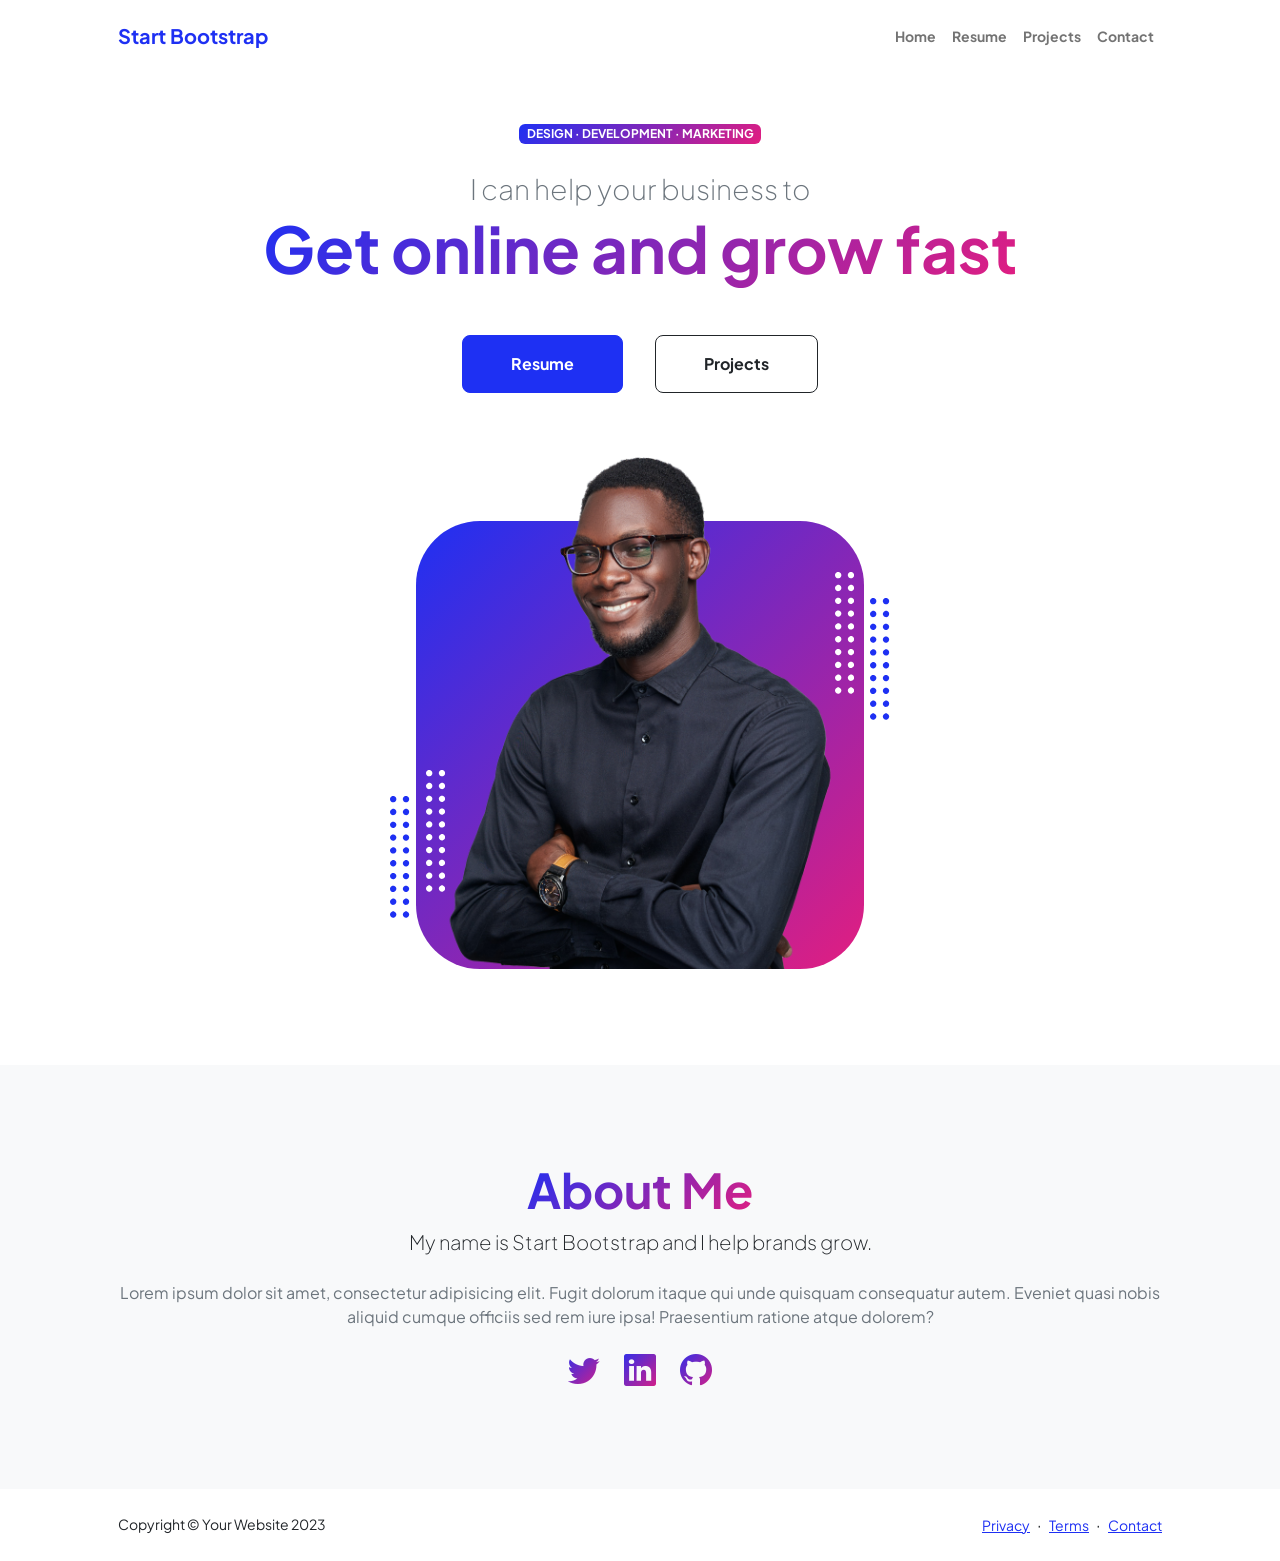
<file: new_template/index.html>
<!DOCTYPE html>
<html lang="en">
    <head>
        <meta charset="utf-8" />
        <meta name="viewport" content="width=device-width, initial-scale=1, shrink-to-fit=no" />
        <meta name="description" content="" />
        <meta name="author" content="" />
        <title>Personal - Start Bootstrap Theme</title>
        <!-- Favicon-->
        <link rel="icon" type="image/x-icon" href="assets/favicon.ico" />
        <!-- Custom Google font-->
        <link rel="preconnect" href="https://fonts.googleapis.com" />
        <link rel="preconnect" href="https://fonts.gstatic.com" crossorigin />
        <link href="https://fonts.googleapis.com/css2?family=Plus+Jakarta+Sans:wght@100;200;300;400;500;600;700;800;900&amp;display=swap" rel="stylesheet" />
        <!-- Bootstrap icons-->
        <link href="https://cdn.jsdelivr.net/npm/bootstrap-icons@1.8.1/font/bootstrap-icons.css" rel="stylesheet" />
        <!-- Core theme CSS (includes Bootstrap)-->
        <link href="css/styles.css" rel="stylesheet" />
    </head>

    
    <body class="d-flex flex-column h-100">
        <main class="flex-shrink-0">
            <!-- Navigation-->
            <nav class="navbar navbar-expand-lg navbar-light bg-white py-3">
                <div class="container px-5">
                    <a class="navbar-brand" href="index.html"><span class="fw-bolder text-primary">Start Bootstrap</span></a>
                    <button class="navbar-toggler" type="button" data-bs-toggle="collapse" data-bs-target="#navbarSupportedContent" aria-controls="navbarSupportedContent" aria-expanded="false" aria-label="Toggle navigation"><span class="navbar-toggler-icon"></span></button>
                    <div class="collapse navbar-collapse" id="navbarSupportedContent">
                        <ul class="navbar-nav ms-auto mb-2 mb-lg-0 small fw-bolder">
                            <li class="nav-item"><a class="nav-link" href="index.html">Home</a></li>
                            <li class="nav-item"><a class="nav-link" href="resume.html">Resume</a></li>
                            <li class="nav-item"><a class="nav-link" href="projects.html">Projects</a></li>
                            <li class="nav-item"><a class="nav-link" href="contact.html">Contact</a></li>
                        </ul>
                    </div>
                </div>
            </nav>
            <!-- Header-->
            <header class="py-5">
                <div class="container px-5 pb-5">
                    <div class="row gx-5 align-items-center">
                        <div class="col-xxl-5">
                            <!-- Header text content-->
                            <div class="text-center text-xxl-start">
                                <div class="badge bg-gradient-primary-to-secondary text-white mb-4"><div class="text-uppercase">Design &middot; Development &middot; Marketing</div></div>
                                <div class="fs-3 fw-light text-muted">I can help your business to</div>
                                <h1 class="display-3 fw-bolder mb-5"><span class="text-gradient d-inline">Get online and grow fast</span></h1>
                                <div class="d-grid gap-3 d-sm-flex justify-content-sm-center justify-content-xxl-start mb-3">
                                    <a class="btn btn-primary btn-lg px-5 py-3 me-sm-3 fs-6 fw-bolder" href="resume.html">Resume</a>
                                    <a class="btn btn-outline-dark btn-lg px-5 py-3 fs-6 fw-bolder" href="projects.html">Projects</a>
                                </div>
                            </div>
                        </div>
                        <div class="col-xxl-7">
                            <!-- Header profile picture-->
                            <div class="d-flex justify-content-center mt-5 mt-xxl-0">
                                <div class="profile bg-gradient-primary-to-secondary">
                                    <!-- TIP: For best results, use a photo with a transparent background like the demo example below-->
                                    <!-- Watch a tutorial on how to do this on YouTube (link)-->
                                    <img class="profile-img" src="assets/profile.png" alt="..." />
                                    <div class="dots-1">
                                        <!-- SVG Dots-->
                                        <svg version="1.1" xmlns="http://www.w3.org/2000/svg" xmlns:xlink="http://www.w3.org/1999/xlink" x="0px" y="0px" viewBox="0 0 191.6 1215.4" style="enable-background: new 0 0 191.6 1215.4" xml:space="preserve">
                                            <g transform="translate(0.000000,1280.000000) scale(0.100000,-0.100000)">
                                                <path d="M227.7,12788.6c-105-35-200-141-222-248c-43-206,163-412,369-369c155,32,275,190,260,339c-11,105-90,213-190,262        C383.7,12801.6,289.7,12808.6,227.7,12788.6z"></path>
                                                <path d="M1507.7,12788.6c-151-50-253-216-222-362c25-119,136-230,254-255c194-41,395,142,375,339c-11,105-90,213-190,262        C1663.7,12801.6,1569.7,12808.6,1507.7,12788.6z"></path>
                                                <path d="M227.7,11508.6c-105-35-200-141-222-248c-43-206,163-412,369-369c155,32,275,190,260,339c-11,105-90,213-190,262        C383.7,11521.6,289.7,11528.6,227.7,11508.6z"></path>
                                                <path d="M1507.7,11508.6c-151-50-253-216-222-362c25-119,136-230,254-255c194-41,395,142,375,339c-11,105-90,213-190,262        C1663.7,11521.6,1569.7,11528.6,1507.7,11508.6z"></path>
                                                <path d="M227.7,10228.6c-105-35-200-141-222-248c-43-206,163-412,369-369c155,32,275,190,260,339c-11,105-90,213-190,262        C383.7,10241.6,289.7,10248.6,227.7,10228.6z"></path>
                                                <path d="M1507.7,10228.6c-105-35-200-141-222-248c-43-206,163-412,369-369c155,32,275,190,260,339c-11,105-90,213-190,262        C1663.7,10241.6,1569.7,10248.6,1507.7,10228.6z"></path>
                                                <path d="M227.7,8948.6c-105-35-200-141-222-248c-43-206,163-412,369-369c155,32,275,190,260,339c-11,105-90,213-190,262        C383.7,8961.6,289.7,8968.6,227.7,8948.6z"></path>
                                                <path d="M1507.7,8948.6c-105-35-200-141-222-248c-43-206,163-412,369-369c155,32,275,190,260,339c-11,105-90,213-190,262        C1663.7,8961.6,1569.7,8968.6,1507.7,8948.6z"></path>
                                                <path d="M227.7,7668.6c-105-35-200-141-222-248c-43-206,163-412,369-369c155,32,275,190,260,339c-11,105-90,213-190,262        C383.7,7681.6,289.7,7688.6,227.7,7668.6z"></path>
                                                <path d="M1507.7,7668.6c-105-35-200-141-222-248c-43-206,163-412,369-369c155,32,275,190,260,339c-11,105-90,213-190,262        C1663.7,7681.6,1569.7,7688.6,1507.7,7668.6z"></path>
                                                <path d="M227.7,6388.6c-105-35-200-141-222-248c-43-206,163-412,369-369c155,32,275,190,260,339c-11,105-90,213-190,262        C383.7,6401.6,289.7,6408.6,227.7,6388.6z"></path>
                                                <path d="M1507.7,6388.6c-105-35-200-141-222-248c-43-206,163-412,369-369c155,32,275,190,260,339c-11,105-90,213-190,262        C1663.7,6401.6,1569.7,6408.6,1507.7,6388.6z"></path>
                                                <path d="M227.7,5108.6c-105-35-200-141-222-248c-43-206,163-412,369-369c155,32,275,190,260,339c-11,105-90,213-190,262        C383.7,5121.6,289.7,5128.6,227.7,5108.6z"></path>
                                                <path d="M1507.7,5108.6c-105-35-200-141-222-248c-43-206,163-412,369-369c155,32,275,190,260,339c-11,105-90,213-190,262        C1663.7,5121.6,1569.7,5128.6,1507.7,5108.6z"></path>
                                                <path d="M227.7,3828.6c-105-35-200-141-222-248c-43-206,163-412,369-369c155,32,275,190,260,339c-11,105-90,213-190,262        C383.7,3841.6,289.7,3848.6,227.7,3828.6z"></path>
                                                <path d="M1507.7,3828.6c-105-35-200-141-222-248c-43-206,163-412,369-369c155,32,275,190,260,339c-11,105-90,213-190,262        C1663.7,3841.6,1569.7,3848.6,1507.7,3828.6z"></path>
                                                <path d="M227.7,2548.6c-105-35-200-141-222-248c-43-206,163-412,369-369c155,32,275,190,260,339c-11,105-90,213-190,262        C383.7,2561.6,289.7,2568.6,227.7,2548.6z"></path>
                                                <path d="M1507.7,2548.6c-105-35-200-141-222-248c-43-206,163-412,369-369c155,32,275,190,260,339c-11,105-90,213-190,262        C1663.7,2561.6,1569.7,2568.6,1507.7,2548.6z"></path>
                                                <path d="M227.7,1268.6c-105-35-200-141-222-248c-43-206,163-412,369-369c155,32,275,190,260,339c-11,105-90,213-190,262        C383.7,1281.6,289.7,1288.6,227.7,1268.6z"></path>
                                                <path d="M1507.7,1268.6c-105-35-200-141-222-248c-43-206,163-412,369-369c155,32,275,190,260,339c-11,105-90,213-190,262        C1663.7,1281.6,1569.7,1288.6,1507.7,1268.6z"></path>
                                            </g>
                                        </svg>
                                        <!-- END of SVG dots-->
                                    </div>
                                    <div class="dots-2">
                                        <!-- SVG Dots-->
                                        <svg version="1.1" xmlns="http://www.w3.org/2000/svg" xmlns:xlink="http://www.w3.org/1999/xlink" x="0px" y="0px" viewBox="0 0 191.6 1215.4" style="enable-background: new 0 0 191.6 1215.4" xml:space="preserve">
                                            <g transform="translate(0.000000,1280.000000) scale(0.100000,-0.100000)">
                                                <path d="M227.7,12788.6c-105-35-200-141-222-248c-43-206,163-412,369-369c155,32,275,190,260,339c-11,105-90,213-190,262        C383.7,12801.6,289.7,12808.6,227.7,12788.6z"></path>
                                                <path d="M1507.7,12788.6c-151-50-253-216-222-362c25-119,136-230,254-255c194-41,395,142,375,339c-11,105-90,213-190,262        C1663.7,12801.6,1569.7,12808.6,1507.7,12788.6z"></path>
                                                <path d="M227.7,11508.6c-105-35-200-141-222-248c-43-206,163-412,369-369c155,32,275,190,260,339c-11,105-90,213-190,262        C383.7,11521.6,289.7,11528.6,227.7,11508.6z"></path>
                                                <path d="M1507.7,11508.6c-151-50-253-216-222-362c25-119,136-230,254-255c194-41,395,142,375,339c-11,105-90,213-190,262        C1663.7,11521.6,1569.7,11528.6,1507.7,11508.6z"></path>
                                                <path d="M227.7,10228.6c-105-35-200-141-222-248c-43-206,163-412,369-369c155,32,275,190,260,339c-11,105-90,213-190,262        C383.7,10241.6,289.7,10248.6,227.7,10228.6z"></path>
                                                <path d="M1507.7,10228.6c-105-35-200-141-222-248c-43-206,163-412,369-369c155,32,275,190,260,339c-11,105-90,213-190,262        C1663.7,10241.6,1569.7,10248.6,1507.7,10228.6z"></path>
                                                <path d="M227.7,8948.6c-105-35-200-141-222-248c-43-206,163-412,369-369c155,32,275,190,260,339c-11,105-90,213-190,262        C383.7,8961.6,289.7,8968.6,227.7,8948.6z"></path>
                                                <path d="M1507.7,8948.6c-105-35-200-141-222-248c-43-206,163-412,369-369c155,32,275,190,260,339c-11,105-90,213-190,262        C1663.7,8961.6,1569.7,8968.6,1507.7,8948.6z"></path>
                                                <path d="M227.7,7668.6c-105-35-200-141-222-248c-43-206,163-412,369-369c155,32,275,190,260,339c-11,105-90,213-190,262        C383.7,7681.6,289.7,7688.6,227.7,7668.6z"></path>
                                                <path d="M1507.7,7668.6c-105-35-200-141-222-248c-43-206,163-412,369-369c155,32,275,190,260,339c-11,105-90,213-190,262        C1663.7,7681.6,1569.7,7688.6,1507.7,7668.6z"></path>
                                                <path d="M227.7,6388.6c-105-35-200-141-222-248c-43-206,163-412,369-369c155,32,275,190,260,339c-11,105-90,213-190,262        C383.7,6401.6,289.7,6408.6,227.7,6388.6z"></path>
                                                <path d="M1507.7,6388.6c-105-35-200-141-222-248c-43-206,163-412,369-369c155,32,275,190,260,339c-11,105-90,213-190,262        C1663.7,6401.6,1569.7,6408.6,1507.7,6388.6z"></path>
                                                <path d="M227.7,5108.6c-105-35-200-141-222-248c-43-206,163-412,369-369c155,32,275,190,260,339c-11,105-90,213-190,262        C383.7,5121.6,289.7,5128.6,227.7,5108.6z"></path>
                                                <path d="M1507.7,5108.6c-105-35-200-141-222-248c-43-206,163-412,369-369c155,32,275,190,260,339c-11,105-90,213-190,262        C1663.7,5121.6,1569.7,5128.6,1507.7,5108.6z"></path>
                                                <path d="M227.7,3828.6c-105-35-200-141-222-248c-43-206,163-412,369-369c155,32,275,190,260,339c-11,105-90,213-190,262        C383.7,3841.6,289.7,3848.6,227.7,3828.6z"></path>
                                                <path d="M1507.7,3828.6c-105-35-200-141-222-248c-43-206,163-412,369-369c155,32,275,190,260,339c-11,105-90,213-190,262        C1663.7,3841.6,1569.7,3848.6,1507.7,3828.6z"></path>
                                                <path d="M227.7,2548.6c-105-35-200-141-222-248c-43-206,163-412,369-369c155,32,275,190,260,339c-11,105-90,213-190,262        C383.7,2561.6,289.7,2568.6,227.7,2548.6z"></path>
                                                <path d="M1507.7,2548.6c-105-35-200-141-222-248c-43-206,163-412,369-369c155,32,275,190,260,339c-11,105-90,213-190,262        C1663.7,2561.6,1569.7,2568.6,1507.7,2548.6z"></path>
                                                <path d="M227.7,1268.6c-105-35-200-141-222-248c-43-206,163-412,369-369c155,32,275,190,260,339c-11,105-90,213-190,262        C383.7,1281.6,289.7,1288.6,227.7,1268.6z"></path>
                                                <path d="M1507.7,1268.6c-105-35-200-141-222-248c-43-206,163-412,369-369c155,32,275,190,260,339c-11,105-90,213-190,262        C1663.7,1281.6,1569.7,1288.6,1507.7,1268.6z"></path>
                                            </g>
                                        </svg>
                                        <!-- END of SVG dots-->
                                    </div>
                                    <div class="dots-3">
                                        <!-- SVG Dots-->
                                        <svg version="1.1" xmlns="http://www.w3.org/2000/svg" xmlns:xlink="http://www.w3.org/1999/xlink" x="0px" y="0px" viewBox="0 0 191.6 1215.4" style="enable-background: new 0 0 191.6 1215.4" xml:space="preserve">
                                            <g transform="translate(0.000000,1280.000000) scale(0.100000,-0.100000)">
                                                <path d="M227.7,12788.6c-105-35-200-141-222-248c-43-206,163-412,369-369c155,32,275,190,260,339c-11,105-90,213-190,262        C383.7,12801.6,289.7,12808.6,227.7,12788.6z"></path>
                                                <path d="M1507.7,12788.6c-151-50-253-216-222-362c25-119,136-230,254-255c194-41,395,142,375,339c-11,105-90,213-190,262        C1663.7,12801.6,1569.7,12808.6,1507.7,12788.6z"></path>
                                                <path d="M227.7,11508.6c-105-35-200-141-222-248c-43-206,163-412,369-369c155,32,275,190,260,339c-11,105-90,213-190,262        C383.7,11521.6,289.7,11528.6,227.7,11508.6z"></path>
                                                <path d="M1507.7,11508.6c-151-50-253-216-222-362c25-119,136-230,254-255c194-41,395,142,375,339c-11,105-90,213-190,262        C1663.7,11521.6,1569.7,11528.6,1507.7,11508.6z"></path>
                                                <path d="M227.7,10228.6c-105-35-200-141-222-248c-43-206,163-412,369-369c155,32,275,190,260,339c-11,105-90,213-190,262        C383.7,10241.6,289.7,10248.6,227.7,10228.6z"></path>
                                                <path d="M1507.7,10228.6c-105-35-200-141-222-248c-43-206,163-412,369-369c155,32,275,190,260,339c-11,105-90,213-190,262        C1663.7,10241.6,1569.7,10248.6,1507.7,10228.6z"></path>
                                                <path d="M227.7,8948.6c-105-35-200-141-222-248c-43-206,163-412,369-369c155,32,275,190,260,339c-11,105-90,213-190,262        C383.7,8961.6,289.7,8968.6,227.7,8948.6z"></path>
                                                <path d="M1507.7,8948.6c-105-35-200-141-222-248c-43-206,163-412,369-369c155,32,275,190,260,339c-11,105-90,213-190,262        C1663.7,8961.6,1569.7,8968.6,1507.7,8948.6z"></path>
                                                <path d="M227.7,7668.6c-105-35-200-141-222-248c-43-206,163-412,369-369c155,32,275,190,260,339c-11,105-90,213-190,262        C383.7,7681.6,289.7,7688.6,227.7,7668.6z"></path>
                                                <path d="M1507.7,7668.6c-105-35-200-141-222-248c-43-206,163-412,369-369c155,32,275,190,260,339c-11,105-90,213-190,262        C1663.7,7681.6,1569.7,7688.6,1507.7,7668.6z"></path>
                                                <path d="M227.7,6388.6c-105-35-200-141-222-248c-43-206,163-412,369-369c155,32,275,190,260,339c-11,105-90,213-190,262        C383.7,6401.6,289.7,6408.6,227.7,6388.6z"></path>
                                                <path d="M1507.7,6388.6c-105-35-200-141-222-248c-43-206,163-412,369-369c155,32,275,190,260,339c-11,105-90,213-190,262        C1663.7,6401.6,1569.7,6408.6,1507.7,6388.6z"></path>
                                                <path d="M227.7,5108.6c-105-35-200-141-222-248c-43-206,163-412,369-369c155,32,275,190,260,339c-11,105-90,213-190,262        C383.7,5121.6,289.7,5128.6,227.7,5108.6z"></path>
                                                <path d="M1507.7,5108.6c-105-35-200-141-222-248c-43-206,163-412,369-369c155,32,275,190,260,339c-11,105-90,213-190,262        C1663.7,5121.6,1569.7,5128.6,1507.7,5108.6z"></path>
                                                <path d="M227.7,3828.6c-105-35-200-141-222-248c-43-206,163-412,369-369c155,32,275,190,260,339c-11,105-90,213-190,262        C383.7,3841.6,289.7,3848.6,227.7,3828.6z"></path>
                                                <path d="M1507.7,3828.6c-105-35-200-141-222-248c-43-206,163-412,369-369c155,32,275,190,260,339c-11,105-90,213-190,262        C1663.7,3841.6,1569.7,3848.6,1507.7,3828.6z"></path>
                                                <path d="M227.7,2548.6c-105-35-200-141-222-248c-43-206,163-412,369-369c155,32,275,190,260,339c-11,105-90,213-190,262        C383.7,2561.6,289.7,2568.6,227.7,2548.6z"></path>
                                                <path d="M1507.7,2548.6c-105-35-200-141-222-248c-43-206,163-412,369-369c155,32,275,190,260,339c-11,105-90,213-190,262        C1663.7,2561.6,1569.7,2568.6,1507.7,2548.6z"></path>
                                                <path d="M227.7,1268.6c-105-35-200-141-222-248c-43-206,163-412,369-369c155,32,275,190,260,339c-11,105-90,213-190,262        C383.7,1281.6,289.7,1288.6,227.7,1268.6z"></path>
                                                <path d="M1507.7,1268.6c-105-35-200-141-222-248c-43-206,163-412,369-369c155,32,275,190,260,339c-11,105-90,213-190,262        C1663.7,1281.6,1569.7,1288.6,1507.7,1268.6z"></path>
                                            </g>
                                        </svg>
                                        <!-- END of SVG dots-->
                                    </div>
                                    <div class="dots-4">
                                        <!-- SVG Dots-->
                                        <svg version="1.1" xmlns="http://www.w3.org/2000/svg" xmlns:xlink="http://www.w3.org/1999/xlink" x="0px" y="0px" viewBox="0 0 191.6 1215.4" style="enable-background: new 0 0 191.6 1215.4" xml:space="preserve">
                                            <g transform="translate(0.000000,1280.000000) scale(0.100000,-0.100000)">
                                                <path d="M227.7,12788.6c-105-35-200-141-222-248c-43-206,163-412,369-369c155,32,275,190,260,339c-11,105-90,213-190,262        C383.7,12801.6,289.7,12808.6,227.7,12788.6z"></path>
                                                <path d="M1507.7,12788.6c-151-50-253-216-222-362c25-119,136-230,254-255c194-41,395,142,375,339c-11,105-90,213-190,262        C1663.7,12801.6,1569.7,12808.6,1507.7,12788.6z"></path>
                                                <path d="M227.7,11508.6c-105-35-200-141-222-248c-43-206,163-412,369-369c155,32,275,190,260,339c-11,105-90,213-190,262        C383.7,11521.6,289.7,11528.6,227.7,11508.6z"></path>
                                                <path d="M1507.7,11508.6c-151-50-253-216-222-362c25-119,136-230,254-255c194-41,395,142,375,339c-11,105-90,213-190,262        C1663.7,11521.6,1569.7,11528.6,1507.7,11508.6z"></path>
                                                <path d="M227.7,10228.6c-105-35-200-141-222-248c-43-206,163-412,369-369c155,32,275,190,260,339c-11,105-90,213-190,262        C383.7,10241.6,289.7,10248.6,227.7,10228.6z"></path>
                                                <path d="M1507.7,10228.6c-105-35-200-141-222-248c-43-206,163-412,369-369c155,32,275,190,260,339c-11,105-90,213-190,262        C1663.7,10241.6,1569.7,10248.6,1507.7,10228.6z"></path>
                                                <path d="M227.7,8948.6c-105-35-200-141-222-248c-43-206,163-412,369-369c155,32,275,190,260,339c-11,105-90,213-190,262        C383.7,8961.6,289.7,8968.6,227.7,8948.6z"></path>
                                                <path d="M1507.7,8948.6c-105-35-200-141-222-248c-43-206,163-412,369-369c155,32,275,190,260,339c-11,105-90,213-190,262        C1663.7,8961.6,1569.7,8968.6,1507.7,8948.6z"></path>
                                                <path d="M227.7,7668.6c-105-35-200-141-222-248c-43-206,163-412,369-369c155,32,275,190,260,339c-11,105-90,213-190,262        C383.7,7681.6,289.7,7688.6,227.7,7668.6z"></path>
                                                <path d="M1507.7,7668.6c-105-35-200-141-222-248c-43-206,163-412,369-369c155,32,275,190,260,339c-11,105-90,213-190,262        C1663.7,7681.6,1569.7,7688.6,1507.7,7668.6z"></path>
                                                <path d="M227.7,6388.6c-105-35-200-141-222-248c-43-206,163-412,369-369c155,32,275,190,260,339c-11,105-90,213-190,262        C383.7,6401.6,289.7,6408.6,227.7,6388.6z"></path>
                                                <path d="M1507.7,6388.6c-105-35-200-141-222-248c-43-206,163-412,369-369c155,32,275,190,260,339c-11,105-90,213-190,262        C1663.7,6401.6,1569.7,6408.6,1507.7,6388.6z"></path>
                                                <path d="M227.7,5108.6c-105-35-200-141-222-248c-43-206,163-412,369-369c155,32,275,190,260,339c-11,105-90,213-190,262        C383.7,5121.6,289.7,5128.6,227.7,5108.6z"></path>
                                                <path d="M1507.7,5108.6c-105-35-200-141-222-248c-43-206,163-412,369-369c155,32,275,190,260,339c-11,105-90,213-190,262        C1663.7,5121.6,1569.7,5128.6,1507.7,5108.6z"></path>
                                                <path d="M227.7,3828.6c-105-35-200-141-222-248c-43-206,163-412,369-369c155,32,275,190,260,339c-11,105-90,213-190,262        C383.7,3841.6,289.7,3848.6,227.7,3828.6z"></path>
                                                <path d="M1507.7,3828.6c-105-35-200-141-222-248c-43-206,163-412,369-369c155,32,275,190,260,339c-11,105-90,213-190,262        C1663.7,3841.6,1569.7,3848.6,1507.7,3828.6z"></path>
                                                <path d="M227.7,2548.6c-105-35-200-141-222-248c-43-206,163-412,369-369c155,32,275,190,260,339c-11,105-90,213-190,262        C383.7,2561.6,289.7,2568.6,227.7,2548.6z"></path>
                                                <path d="M1507.7,2548.6c-105-35-200-141-222-248c-43-206,163-412,369-369c155,32,275,190,260,339c-11,105-90,213-190,262        C1663.7,2561.6,1569.7,2568.6,1507.7,2548.6z"></path>
                                                <path d="M227.7,1268.6c-105-35-200-141-222-248c-43-206,163-412,369-369c155,32,275,190,260,339c-11,105-90,213-190,262        C383.7,1281.6,289.7,1288.6,227.7,1268.6z"></path>
                                                <path d="M1507.7,1268.6c-105-35-200-141-222-248c-43-206,163-412,369-369c155,32,275,190,260,339c-11,105-90,213-190,262        C1663.7,1281.6,1569.7,1288.6,1507.7,1268.6z"></path>
                                            </g>
                                        </svg>
                                        <!-- END of SVG dots-->
                                    </div>
                                </div>
                            </div>
                        </div>
                    </div>
                </div>
            </header>
            <!-- About Section-->
            <section class="bg-light py-5">
                <div class="container px-5">
                    <div class="row gx-5 justify-content-center">
                        <div class="col-xxl-8">
                            <div class="text-center my-5">
                                <h2 class="display-5 fw-bolder"><span class="text-gradient d-inline">About Me</span></h2>
                                <p class="lead fw-light mb-4">My name is Start Bootstrap and I help brands grow.</p>
                                <p class="text-muted">Lorem ipsum dolor sit amet, consectetur adipisicing elit. Fugit dolorum itaque qui unde quisquam consequatur autem. Eveniet quasi nobis aliquid cumque officiis sed rem iure ipsa! Praesentium ratione atque dolorem?</p>
                                <div class="d-flex justify-content-center fs-2 gap-4">
                                    <a class="text-gradient" href="#!"><i class="bi bi-twitter"></i></a>
                                    <a class="text-gradient" href="#!"><i class="bi bi-linkedin"></i></a>
                                    <a class="text-gradient" href="#!"><i class="bi bi-github"></i></a>
                                </div>
                            </div>
                        </div>
                    </div>
                </div>
            </section>
        </main>
        <!-- Footer-->
        <footer class="bg-white py-4 mt-auto">
            <div class="container px-5">
                <div class="row align-items-center justify-content-between flex-column flex-sm-row">
                    <div class="col-auto"><div class="small m-0">Copyright &copy; Your Website 2023</div></div>
                    <div class="col-auto">
                        <a class="small" href="#!">Privacy</a>
                        <span class="mx-1">&middot;</span>
                        <a class="small" href="#!">Terms</a>
                        <span class="mx-1">&middot;</span>
                        <a class="small" href="#!">Contact</a>
                    </div>
                </div>
            </div>
        </footer>
        <!-- Bootstrap core JS-->
        <script src="https://cdn.jsdelivr.net/npm/bootstrap@5.2.3/dist/js/bootstrap.bundle.min.js"></script>
        <!-- Core theme JS-->
        <script src="js/scripts.js"></script>
    </body>
</html>
</file>
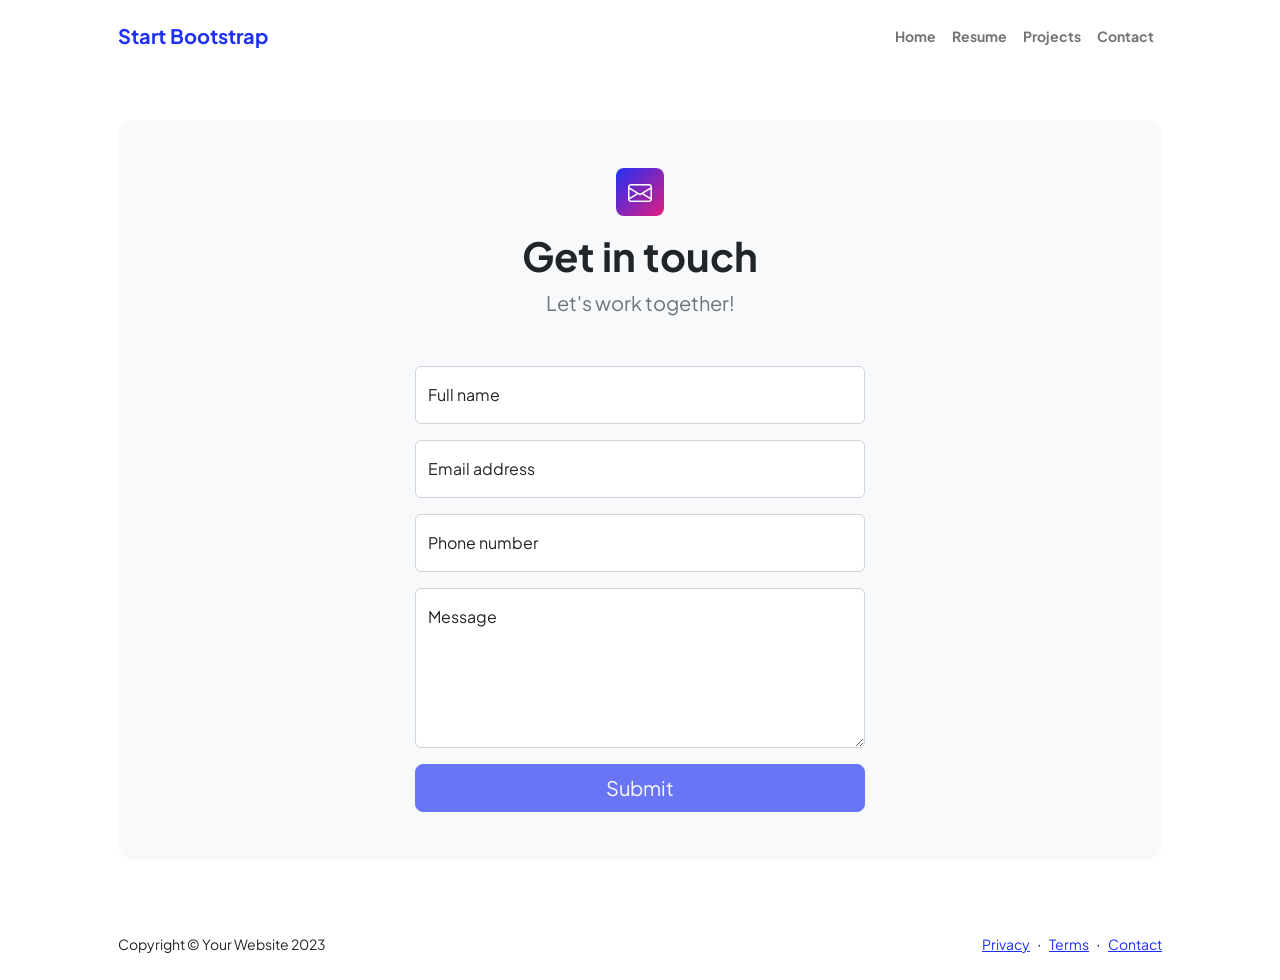
<file: new_template/contact.html>
<!DOCTYPE html>
<html lang="en">
    <head>
        <meta charset="utf-8" />
        <meta name="viewport" content="width=device-width, initial-scale=1, shrink-to-fit=no" />
        <meta name="description" content />
        <meta name="author" content />
        <title>Modern Business - Start Bootstrap Template</title>
        <!-- Favicon-->
        <link rel="icon" type="image/x-icon" href="assets/favicon.ico" />
        <!-- Custom Google font-->
        <link rel="preconnect" href="https://fonts.googleapis.com" />
        <link rel="preconnect" href="https://fonts.gstatic.com" crossorigin />
        <link href="https://fonts.googleapis.com/css2?family=Plus+Jakarta+Sans:wght@100;200;300;400;500;600;700;800;900&amp;display=swap" rel="stylesheet" />
        <!-- Bootstrap icons-->
        <link href="https://cdn.jsdelivr.net/npm/bootstrap-icons@1.8.1/font/bootstrap-icons.css" rel="stylesheet" />
        <!-- Core theme CSS (includes Bootstrap)-->
        <link href="css/styles.css" rel="stylesheet" />
    </head>
    <body class="d-flex flex-column">
        <main class="flex-shrink-0">
            <!-- Navigation-->
            <nav class="navbar navbar-expand-lg navbar-light bg-white py-3">
                <div class="container px-5">
                    <a class="navbar-brand" href="index.html"><span class="fw-bolder text-primary">Start Bootstrap</span></a>
                    <button class="navbar-toggler" type="button" data-bs-toggle="collapse" data-bs-target="#navbarSupportedContent" aria-controls="navbarSupportedContent" aria-expanded="false" aria-label="Toggle navigation"><span class="navbar-toggler-icon"></span></button>
                    <div class="collapse navbar-collapse" id="navbarSupportedContent">
                        <ul class="navbar-nav ms-auto mb-2 mb-lg-0 small fw-bolder">
                            <li class="nav-item"><a class="nav-link" href="index.html">Home</a></li>
                            <li class="nav-item"><a class="nav-link" href="resume.html">Resume</a></li>
                            <li class="nav-item"><a class="nav-link" href="projects.html">Projects</a></li>
                            <li class="nav-item"><a class="nav-link" href="contact.html">Contact</a></li>
                        </ul>
                    </div>
                </div>
            </nav>
            <!-- Page content-->
            <section class="py-5">
                <div class="container px-5">
                    <!-- Contact form-->
                    <div class="bg-light rounded-4 py-5 px-4 px-md-5">
                        <div class="text-center mb-5">
                            <div class="feature bg-primary bg-gradient-primary-to-secondary text-white rounded-3 mb-3"><i class="bi bi-envelope"></i></div>
                            <h1 class="fw-bolder">Get in touch</h1>
                            <p class="lead fw-normal text-muted mb-0">Let's work together!</p>
                        </div>
                        <div class="row gx-5 justify-content-center">
                            <div class="col-lg-8 col-xl-6">
                                <!-- * * * * * * * * * * * * * * *-->
                                <!-- * * SB Forms Contact Form * *-->
                                <!-- * * * * * * * * * * * * * * *-->
                                <!-- This form is pre-integrated with SB Forms.-->
                                <!-- To make this form functional, sign up at-->
                                <!-- https://startbootstrap.com/solution/contact-forms-->
                                <!-- to get an API token!-->
                                <form id="contactForm" data-sb-form-api-token="API_TOKEN">
                                    <!-- Name input-->
                                    <div class="form-floating mb-3">
                                        <input class="form-control" id="name" type="text" placeholder="Enter your name..." data-sb-validations="required" />
                                        <label for="name">Full name</label>
                                        <div class="invalid-feedback" data-sb-feedback="name:required">A name is required.</div>
                                    </div>
                                    <!-- Email address input-->
                                    <div class="form-floating mb-3">
                                        <input class="form-control" id="email" type="email" placeholder="name@example.com" data-sb-validations="required,email" />
                                        <label for="email">Email address</label>
                                        <div class="invalid-feedback" data-sb-feedback="email:required">An email is required.</div>
                                        <div class="invalid-feedback" data-sb-feedback="email:email">Email is not valid.</div>
                                    </div>
                                    <!-- Phone number input-->
                                    <div class="form-floating mb-3">
                                        <input class="form-control" id="phone" type="tel" placeholder="(123) 456-7890" data-sb-validations="required" />
                                        <label for="phone">Phone number</label>
                                        <div class="invalid-feedback" data-sb-feedback="phone:required">A phone number is required.</div>
                                    </div>
                                    <!-- Message input-->
                                    <div class="form-floating mb-3">
                                        <textarea class="form-control" id="message" type="text" placeholder="Enter your message here..." style="height: 10rem" data-sb-validations="required"></textarea>
                                        <label for="message">Message</label>
                                        <div class="invalid-feedback" data-sb-feedback="message:required">A message is required.</div>
                                    </div>
                                    <!-- Submit success message-->
                                    <!---->
                                    <!-- This is what your users will see when the form-->
                                    <!-- has successfully submitted-->
                                    <div class="d-none" id="submitSuccessMessage">
                                        <div class="text-center mb-3">
                                            <div class="fw-bolder">Form submission successful!</div>
                                            To activate this form, sign up at
                                            <br />
                                            <a href="https://startbootstrap.com/solution/contact-forms">https://startbootstrap.com/solution/contact-forms</a>
                                        </div>
                                    </div>
                                    <!-- Submit error message-->
                                    <!---->
                                    <!-- This is what your users will see when there is-->
                                    <!-- an error submitting the form-->
                                    <div class="d-none" id="submitErrorMessage"><div class="text-center text-danger mb-3">Error sending message!</div></div>
                                    <!-- Submit Button-->
                                    <div class="d-grid"><button class="btn btn-primary btn-lg disabled" id="submitButton" type="submit">Submit</button></div>
                                </form>
                            </div>
                        </div>
                    </div>
                </div>
            </section>
        </main>
        <!-- Footer-->
        <footer class="bg-white py-4 mt-auto">
            <div class="container px-5">
                <div class="row align-items-center justify-content-between flex-column flex-sm-row">
                    <div class="col-auto"><div class="small m-0">Copyright &copy; Your Website 2023</div></div>
                    <div class="col-auto">
                        <a class="small" href="#!">Privacy</a>
                        <span class="mx-1">&middot;</span>
                        <a class="small" href="#!">Terms</a>
                        <span class="mx-1">&middot;</span>
                        <a class="small" href="#!">Contact</a>
                    </div>
                </div>
            </div>
        </footer>
        <!-- Bootstrap core JS-->
        <script src="https://cdn.jsdelivr.net/npm/bootstrap@5.2.3/dist/js/bootstrap.bundle.min.js"></script>
        <!-- Core theme JS-->
        <script src="js/scripts.js"></script>
        <!-- * * * * * * * * * * * * * * * * * * * * * * * * * * * * * * * * * * * * * * * *-->
        <!-- * *                               SB Forms JS                               * *-->
        <!-- * * Activate your form at https://startbootstrap.com/solution/contact-forms * *-->
        <!-- * * * * * * * * * * * * * * * * * * * * * * * * * * * * * * * * * * * * * * * *-->
        <script src="https://cdn.startbootstrap.com/sb-forms-latest.js"></script>
    </body>
</html>
</file>
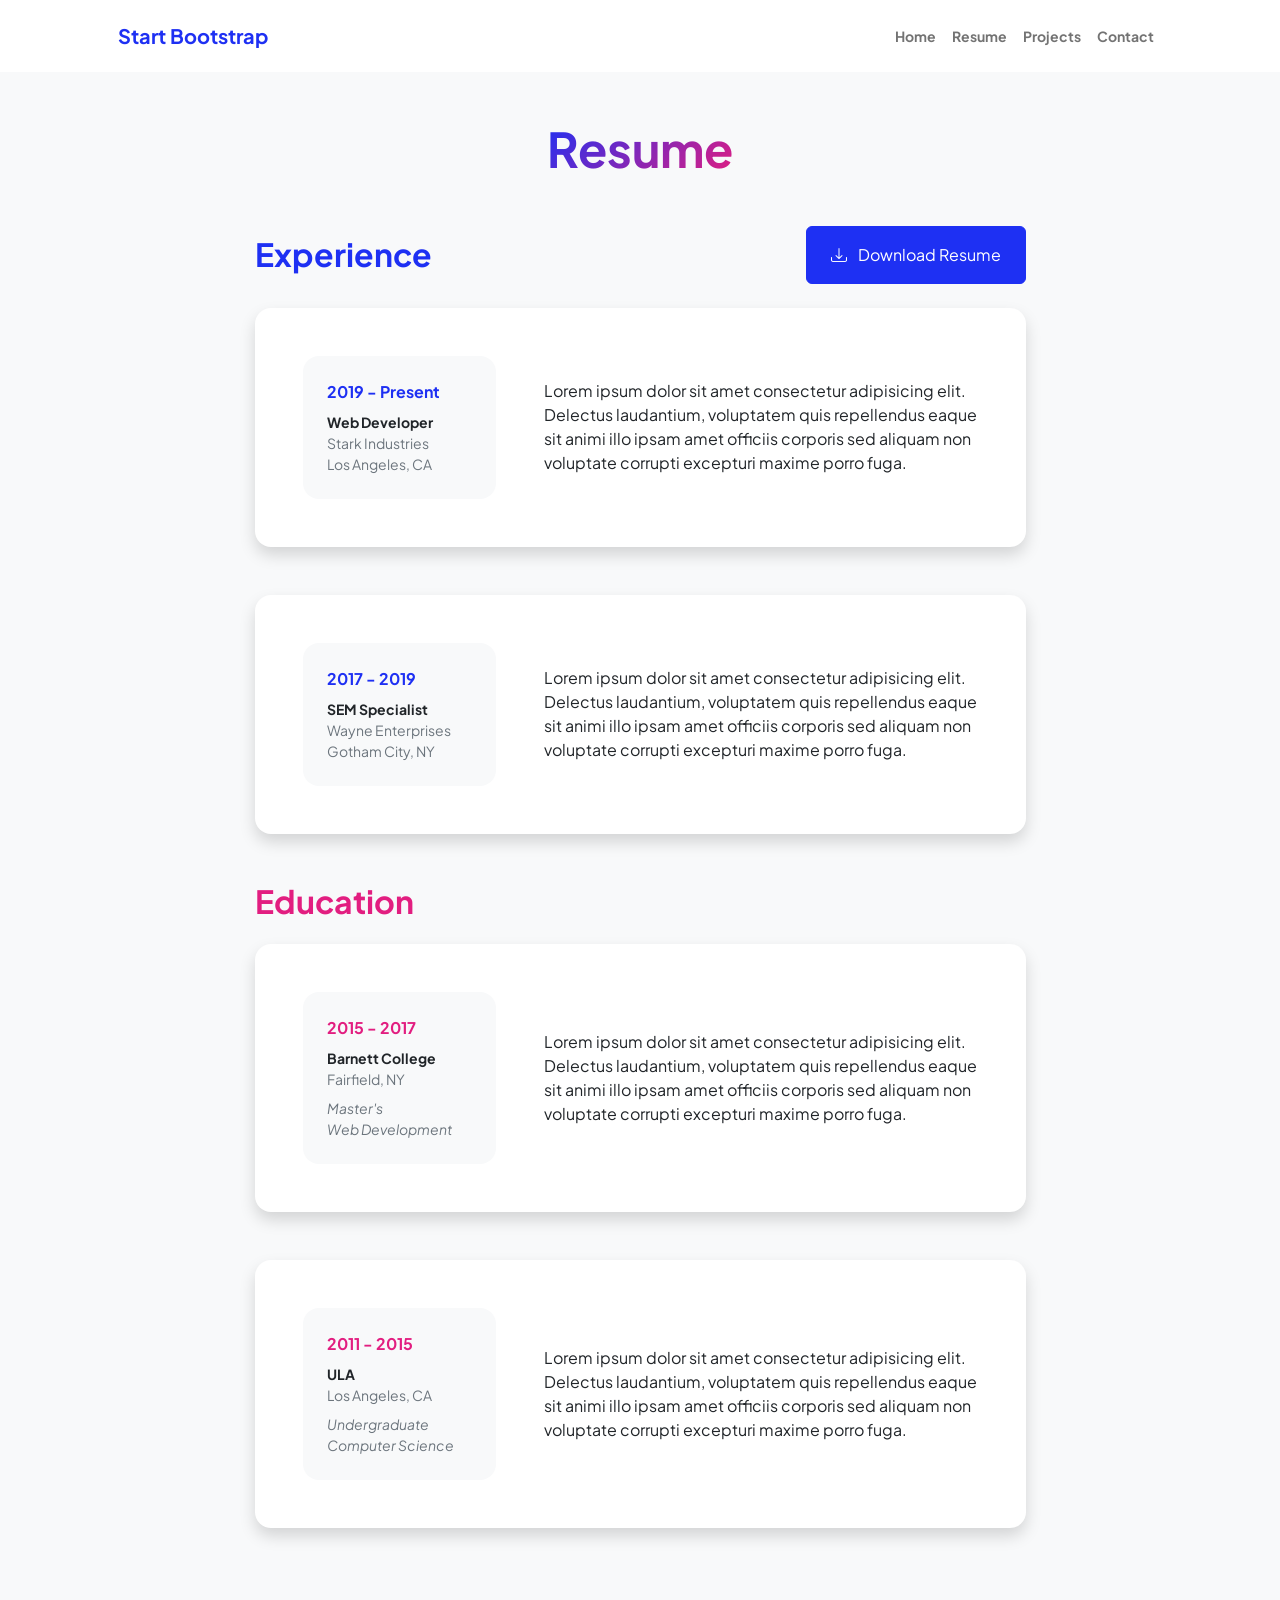
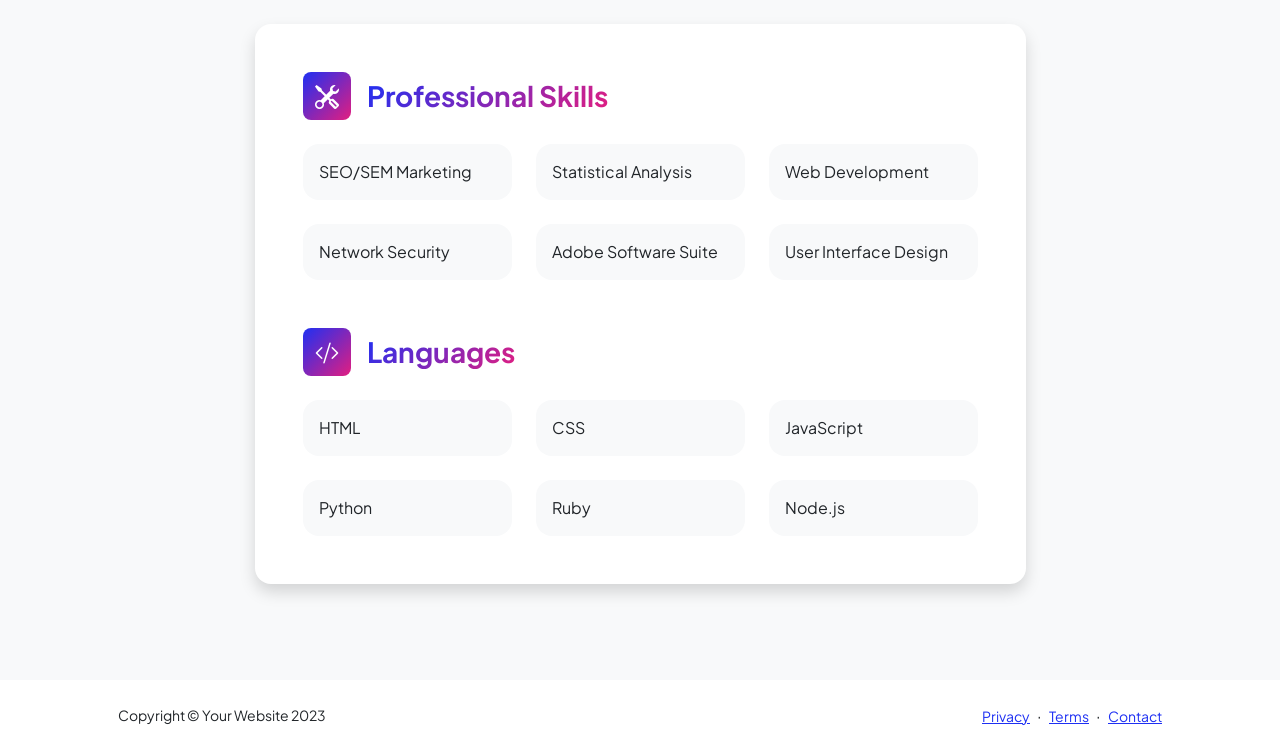
<file: new_template/resume.html>
<!DOCTYPE html>
<html lang="en">
    <head>
        <meta charset="utf-8" />
        <meta name="viewport" content="width=device-width, initial-scale=1, shrink-to-fit=no" />
        <meta name="description" content="" />
        <meta name="author" content="" />
        <title>Personal - Start Bootstrap Template</title>
        <!-- Favicon-->
        <link rel="icon" type="image/x-icon" href="assets/favicon.ico" />
        <!-- Custom Google font-->
        <link rel="preconnect" href="https://fonts.googleapis.com" />
        <link rel="preconnect" href="https://fonts.gstatic.com" crossorigin />
        <link href="https://fonts.googleapis.com/css2?family=Plus+Jakarta+Sans:wght@100;200;300;400;500;600;700;800;900&amp;display=swap" rel="stylesheet" />
        <!-- Bootstrap icons-->
        <link href="https://cdn.jsdelivr.net/npm/bootstrap-icons@1.8.1/font/bootstrap-icons.css" rel="stylesheet" />
        <!-- Core theme CSS (includes Bootstrap)-->
        <link href="css/styles.css" rel="stylesheet" />
    </head>
    <body class="d-flex flex-column h-100 bg-light">
        <main class="flex-shrink-0">
            <!-- Navigation-->
            <nav class="navbar navbar-expand-lg navbar-light bg-white py-3">
                <div class="container px-5">
                    <a class="navbar-brand" href="index.html"><span class="fw-bolder text-primary">Start Bootstrap</span></a>
                    <button class="navbar-toggler" type="button" data-bs-toggle="collapse" data-bs-target="#navbarSupportedContent" aria-controls="navbarSupportedContent" aria-expanded="false" aria-label="Toggle navigation"><span class="navbar-toggler-icon"></span></button>
                    <div class="collapse navbar-collapse" id="navbarSupportedContent">
                        <ul class="navbar-nav ms-auto mb-2 mb-lg-0 small fw-bolder">
                            <li class="nav-item"><a class="nav-link" href="index.html">Home</a></li>
                            <li class="nav-item"><a class="nav-link" href="resume.html">Resume</a></li>
                            <li class="nav-item"><a class="nav-link" href="projects.html">Projects</a></li>
                            <li class="nav-item"><a class="nav-link" href="contact.html">Contact</a></li>
                        </ul>
                    </div>
                </div>
            </nav>
            <!-- Page Content-->
            <div class="container px-5 my-5">
                <div class="text-center mb-5">
                    <h1 class="display-5 fw-bolder mb-0"><span class="text-gradient d-inline">Resume</span></h1>
                </div>
                <div class="row gx-5 justify-content-center">
                    <div class="col-lg-11 col-xl-9 col-xxl-8">
                        <!-- Experience Section-->
                        <section>
                            <div class="d-flex align-items-center justify-content-between mb-4">
                                <h2 class="text-primary fw-bolder mb-0">Experience</h2>
                                <!-- Download resume button-->
                                <!-- Note: Set the link href target to a PDF file within your project-->
                                <a class="btn btn-primary px-4 py-3" href="#!">
                                    <div class="d-inline-block bi bi-download me-2"></div>
                                    Download Resume
                                </a>
                            </div>
                            <!-- Experience Card 1-->
                            <div class="card shadow border-0 rounded-4 mb-5">
                                <div class="card-body p-5">
                                    <div class="row align-items-center gx-5">
                                        <div class="col text-center text-lg-start mb-4 mb-lg-0">
                                            <div class="bg-light p-4 rounded-4">
                                                <div class="text-primary fw-bolder mb-2">2019 - Present</div>
                                                <div class="small fw-bolder">Web Developer</div>
                                                <div class="small text-muted">Stark Industries</div>
                                                <div class="small text-muted">Los Angeles, CA</div>
                                            </div>
                                        </div>
                                        <div class="col-lg-8"><div>Lorem ipsum dolor sit amet consectetur adipisicing elit. Delectus laudantium, voluptatem quis repellendus eaque sit animi illo ipsam amet officiis corporis sed aliquam non voluptate corrupti excepturi maxime porro fuga.</div></div>
                                    </div>
                                </div>
                            </div>
                            <!-- Experience Card 2-->
                            <div class="card shadow border-0 rounded-4 mb-5">
                                <div class="card-body p-5">
                                    <div class="row align-items-center gx-5">
                                        <div class="col text-center text-lg-start mb-4 mb-lg-0">
                                            <div class="bg-light p-4 rounded-4">
                                                <div class="text-primary fw-bolder mb-2">2017 - 2019</div>
                                                <div class="small fw-bolder">SEM Specialist</div>
                                                <div class="small text-muted">Wayne Enterprises</div>
                                                <div class="small text-muted">Gotham City, NY</div>
                                            </div>
                                        </div>
                                        <div class="col-lg-8"><div>Lorem ipsum dolor sit amet consectetur adipisicing elit. Delectus laudantium, voluptatem quis repellendus eaque sit animi illo ipsam amet officiis corporis sed aliquam non voluptate corrupti excepturi maxime porro fuga.</div></div>
                                    </div>
                                </div>
                            </div>
                        </section>
                        <!-- Education Section-->
                        <section>
                            <h2 class="text-secondary fw-bolder mb-4">Education</h2>
                            <!-- Education Card 1-->
                            <div class="card shadow border-0 rounded-4 mb-5">
                                <div class="card-body p-5">
                                    <div class="row align-items-center gx-5">
                                        <div class="col text-center text-lg-start mb-4 mb-lg-0">
                                            <div class="bg-light p-4 rounded-4">
                                                <div class="text-secondary fw-bolder mb-2">2015 - 2017</div>
                                                <div class="mb-2">
                                                    <div class="small fw-bolder">Barnett College</div>
                                                    <div class="small text-muted">Fairfield, NY</div>
                                                </div>
                                                <div class="fst-italic">
                                                    <div class="small text-muted">Master's</div>
                                                    <div class="small text-muted">Web Development</div>
                                                </div>
                                            </div>
                                        </div>
                                        <div class="col-lg-8"><div>Lorem ipsum dolor sit amet consectetur adipisicing elit. Delectus laudantium, voluptatem quis repellendus eaque sit animi illo ipsam amet officiis corporis sed aliquam non voluptate corrupti excepturi maxime porro fuga.</div></div>
                                    </div>
                                </div>
                            </div>
                            <!-- Education Card 2-->
                            <div class="card shadow border-0 rounded-4 mb-5">
                                <div class="card-body p-5">
                                    <div class="row align-items-center gx-5">
                                        <div class="col text-center text-lg-start mb-4 mb-lg-0">
                                            <div class="bg-light p-4 rounded-4">
                                                <div class="text-secondary fw-bolder mb-2">2011 - 2015</div>
                                                <div class="mb-2">
                                                    <div class="small fw-bolder">ULA</div>
                                                    <div class="small text-muted">Los Angeles, CA</div>
                                                </div>
                                                <div class="fst-italic">
                                                    <div class="small text-muted">Undergraduate</div>
                                                    <div class="small text-muted">Computer Science</div>
                                                </div>
                                            </div>
                                        </div>
                                        <div class="col-lg-8"><div>Lorem ipsum dolor sit amet consectetur adipisicing elit. Delectus laudantium, voluptatem quis repellendus eaque sit animi illo ipsam amet officiis corporis sed aliquam non voluptate corrupti excepturi maxime porro fuga.</div></div>
                                    </div>
                                </div>
                            </div>
                        </section>
                        <!-- Divider-->
                        <div class="pb-5"></div>
                        <!-- Skills Section-->
                        <section>
                            <!-- Skillset Card-->
                            <div class="card shadow border-0 rounded-4 mb-5">
                                <div class="card-body p-5">
                                    <!-- Professional skills list-->
                                    <div class="mb-5">
                                        <div class="d-flex align-items-center mb-4">
                                            <div class="feature bg-primary bg-gradient-primary-to-secondary text-white rounded-3 me-3"><i class="bi bi-tools"></i></div>
                                            <h3 class="fw-bolder mb-0"><span class="text-gradient d-inline">Professional Skills</span></h3>
                                        </div>
                                        <div class="row row-cols-1 row-cols-md-3 mb-4">
                                            <div class="col mb-4 mb-md-0"><div class="d-flex align-items-center bg-light rounded-4 p-3 h-100">SEO/SEM Marketing</div></div>
                                            <div class="col mb-4 mb-md-0"><div class="d-flex align-items-center bg-light rounded-4 p-3 h-100">Statistical Analysis</div></div>
                                            <div class="col"><div class="d-flex align-items-center bg-light rounded-4 p-3 h-100">Web Development</div></div>
                                        </div>
                                        <div class="row row-cols-1 row-cols-md-3">
                                            <div class="col mb-4 mb-md-0"><div class="d-flex align-items-center bg-light rounded-4 p-3 h-100">Network Security</div></div>
                                            <div class="col mb-4 mb-md-0"><div class="d-flex align-items-center bg-light rounded-4 p-3 h-100">Adobe Software Suite</div></div>
                                            <div class="col"><div class="d-flex align-items-center bg-light rounded-4 p-3 h-100">User Interface Design</div></div>
                                        </div>
                                    </div>
                                    <!-- Languages list-->
                                    <div class="mb-0">
                                        <div class="d-flex align-items-center mb-4">
                                            <div class="feature bg-primary bg-gradient-primary-to-secondary text-white rounded-3 me-3"><i class="bi bi-code-slash"></i></div>
                                            <h3 class="fw-bolder mb-0"><span class="text-gradient d-inline">Languages</span></h3>
                                        </div>
                                        <div class="row row-cols-1 row-cols-md-3 mb-4">
                                            <div class="col mb-4 mb-md-0"><div class="d-flex align-items-center bg-light rounded-4 p-3 h-100">HTML</div></div>
                                            <div class="col mb-4 mb-md-0"><div class="d-flex align-items-center bg-light rounded-4 p-3 h-100">CSS</div></div>
                                            <div class="col"><div class="d-flex align-items-center bg-light rounded-4 p-3 h-100">JavaScript</div></div>
                                        </div>
                                        <div class="row row-cols-1 row-cols-md-3">
                                            <div class="col mb-4 mb-md-0"><div class="d-flex align-items-center bg-light rounded-4 p-3 h-100">Python</div></div>
                                            <div class="col mb-4 mb-md-0"><div class="d-flex align-items-center bg-light rounded-4 p-3 h-100">Ruby</div></div>
                                            <div class="col"><div class="d-flex align-items-center bg-light rounded-4 p-3 h-100">Node.js</div></div>
                                        </div>
                                    </div>
                                </div>
                            </div>
                        </section>
                    </div>
                </div>
            </div>
        </main>
        <!-- Footer-->
        <footer class="bg-white py-4 mt-auto">
            <div class="container px-5">
                <div class="row align-items-center justify-content-between flex-column flex-sm-row">
                    <div class="col-auto"><div class="small m-0">Copyright &copy; Your Website 2023</div></div>
                    <div class="col-auto">
                        <a class="small" href="#!">Privacy</a>
                        <span class="mx-1">&middot;</span>
                        <a class="small" href="#!">Terms</a>
                        <span class="mx-1">&middot;</span>
                        <a class="small" href="#!">Contact</a>
                    </div>
                </div>
            </div>
        </footer>
        <!-- Bootstrap core JS-->
        <script src="https://cdn.jsdelivr.net/npm/bootstrap@5.2.3/dist/js/bootstrap.bundle.min.js"></script>
        <!-- Core theme JS-->
        <script src="js/scripts.js"></script>
    </body>
</html>
</file>
